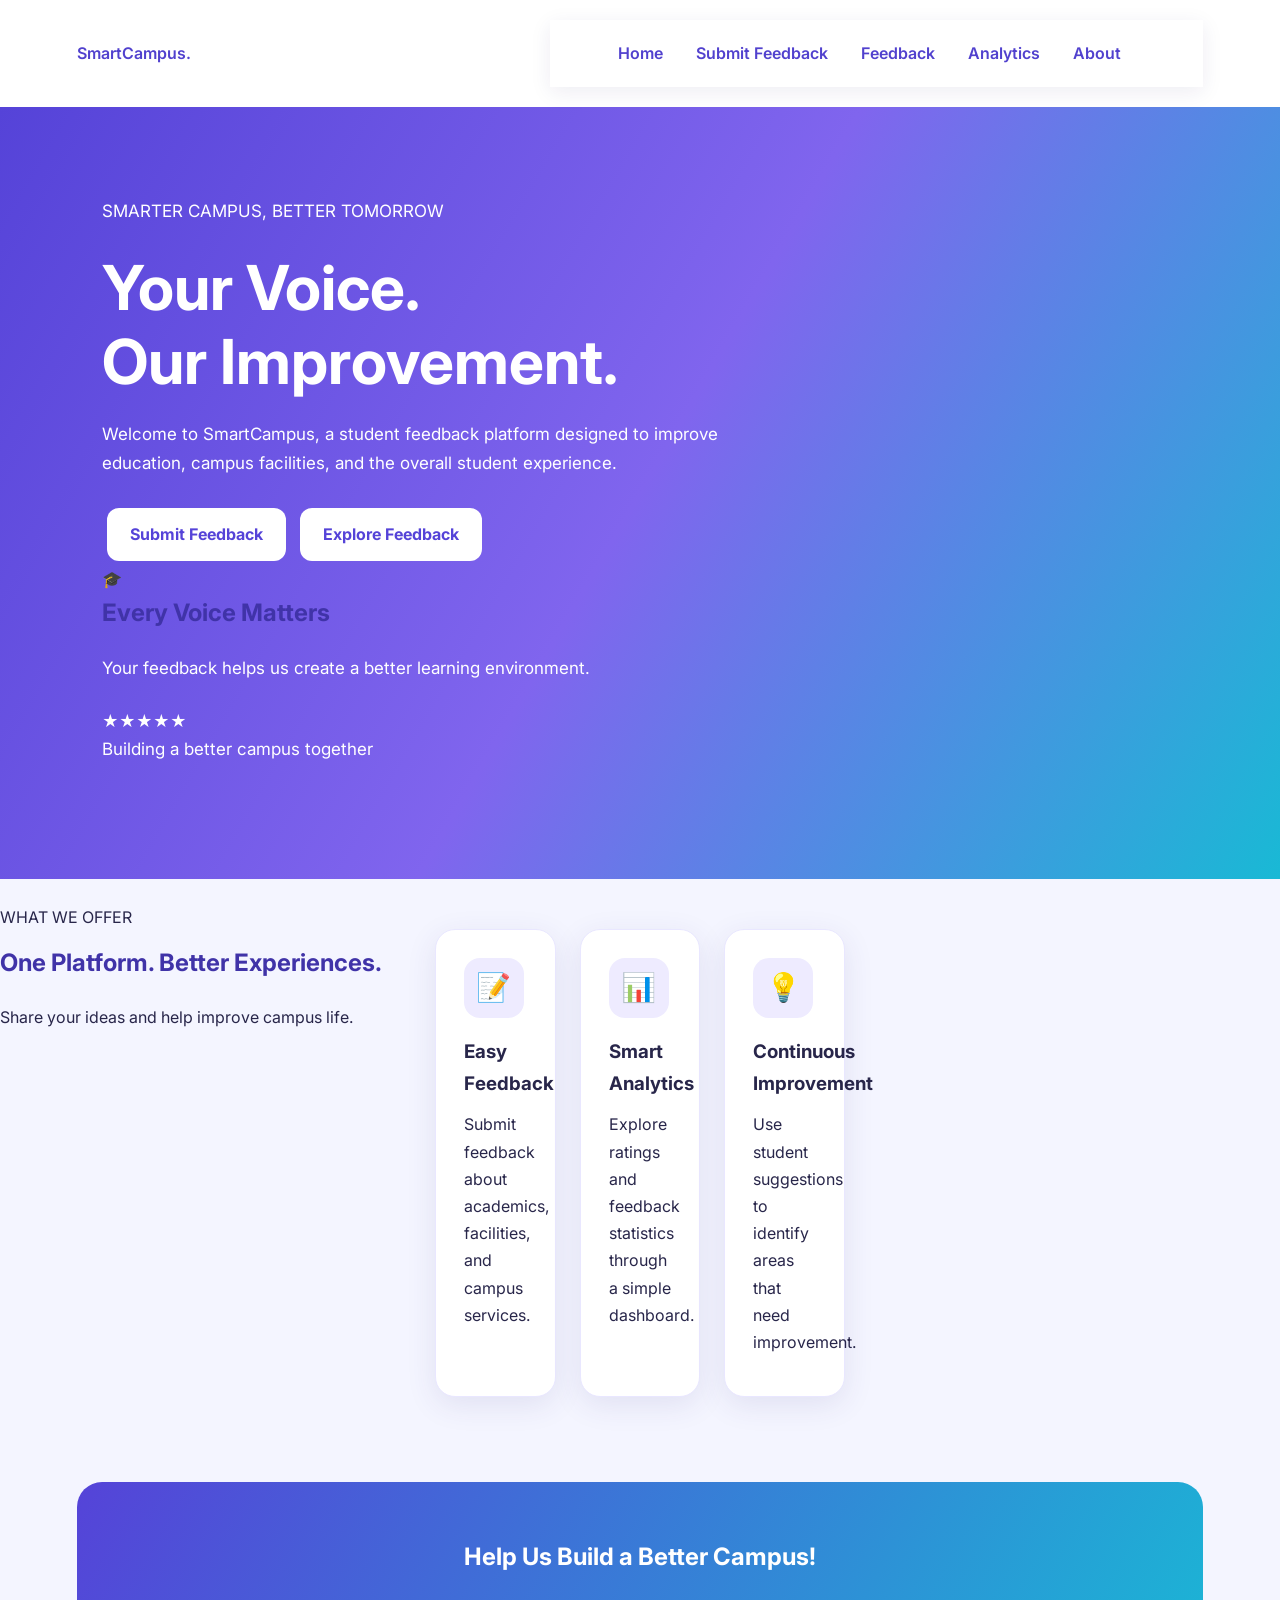
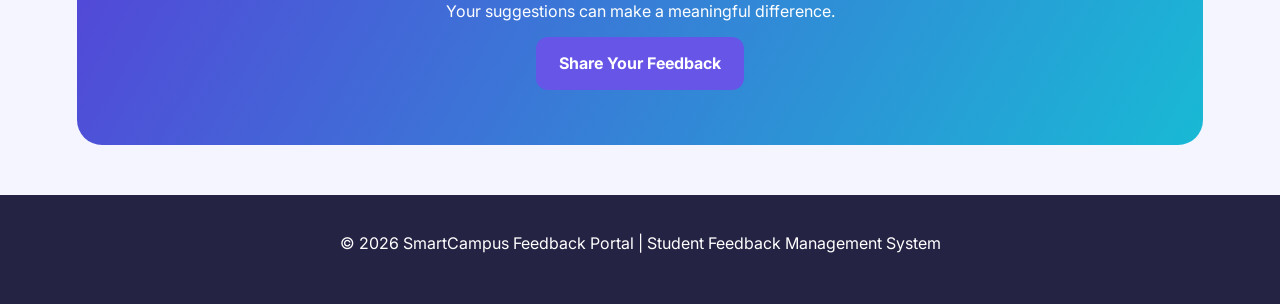
<file: index.html>
<!DOCTYPE html>
<html lang="en">
<head>
    <meta charset="UTF-8">
    <meta name="viewport" content="width=device-width, initial-scale=1.0">
    <title>SmartCampus | Student Feedback</title>

    <link rel="stylesheet" href="./assets/style.css">
</head>

<body>

    <header class="navbar">
        <a href="index.html" class="logo">SmartCampus<span>.</span></a>

        <nav>
            <a href="index.html" class="active">Home</a>
            <a href="submit.html">Submit Feedback</a>
            <a href="feedback.html">Feedback</a>
            <a href="analytics.html">Analytics</a>
            <a href="about.html">About</a>
            
        </nav>
    </header>

    <main>
        <section class="hero">
            <div class="hero-content">
                <p class="tagline">SMARTER CAMPUS, BETTER TOMORROW</p>

                <h1>Your Voice.<br>
                    Our Improvement.</h1>

                <p class="hero-description">
                    Welcome to SmartCampus, a student feedback platform
                    designed to improve education, campus facilities,
                    and the overall student experience.
                </p>

                <div class="hero-buttons">
                    <a href="submit.html" class="btn btn-primary">
                        Submit Feedback
                    </a>

                    <a href="feedback.html" class="btn btn-secondary">
                        Explore Feedback
                    </a>
                </div>
            </div>

            <div class="hero-card">
                <div class="icon">🎓</div>
                <h2>Every Voice Matters</h2>
                <p>Your feedback helps us create a better learning environment.</p>

                <div class="rating">
                    <span>★★★★★</span>
                    <p>Building a better campus together</p>
                </div>
            </div>
        </section>

        
        <section class="features">
            <div class="section-heading">
                <p class="tagline">WHAT WE OFFER</p>
                <h2>One Platform. Better Experiences.</h2>
                <p>Share your ideas and help improve campus life.</p>
            </div>

            <div class="feature-grid">
                <div class="feature-card">
                    <div class="feature-icon">📝</div>
                    <h3>Easy Feedback</h3>
                    <p>Submit feedback about academics, facilities, and campus services.</p>
                </div>

                <div class="feature-card">
                    <div class="feature-icon">📊</div>
                    <h3>Smart Analytics</h3>
                    <p>Explore ratings and feedback statistics through a simple dashboard.</p>
                </div>

                <div class="feature-card">
                    <div class="feature-icon">💡</div>
                    <h3>Continuous Improvement</h3>
                    <p>Use student suggestions to identify areas that need improvement.</p>
                </div>
            </div>
        </section>

        <section class="cta">
            <h2>Help Us Build a Better Campus!</h2>
            <p>Your suggestions can make a meaningful difference.</p>
            <a href="submit.html" class="btn btn-light">Share Your Feedback</a>
        </section>
    </main>

    <footer>
        <p>© 2026 SmartCampus Feedback Portal | Student Feedback Management System</p>
    </footer>

    <script src="assets/app.js"></script>
</body>
</html>
</file>
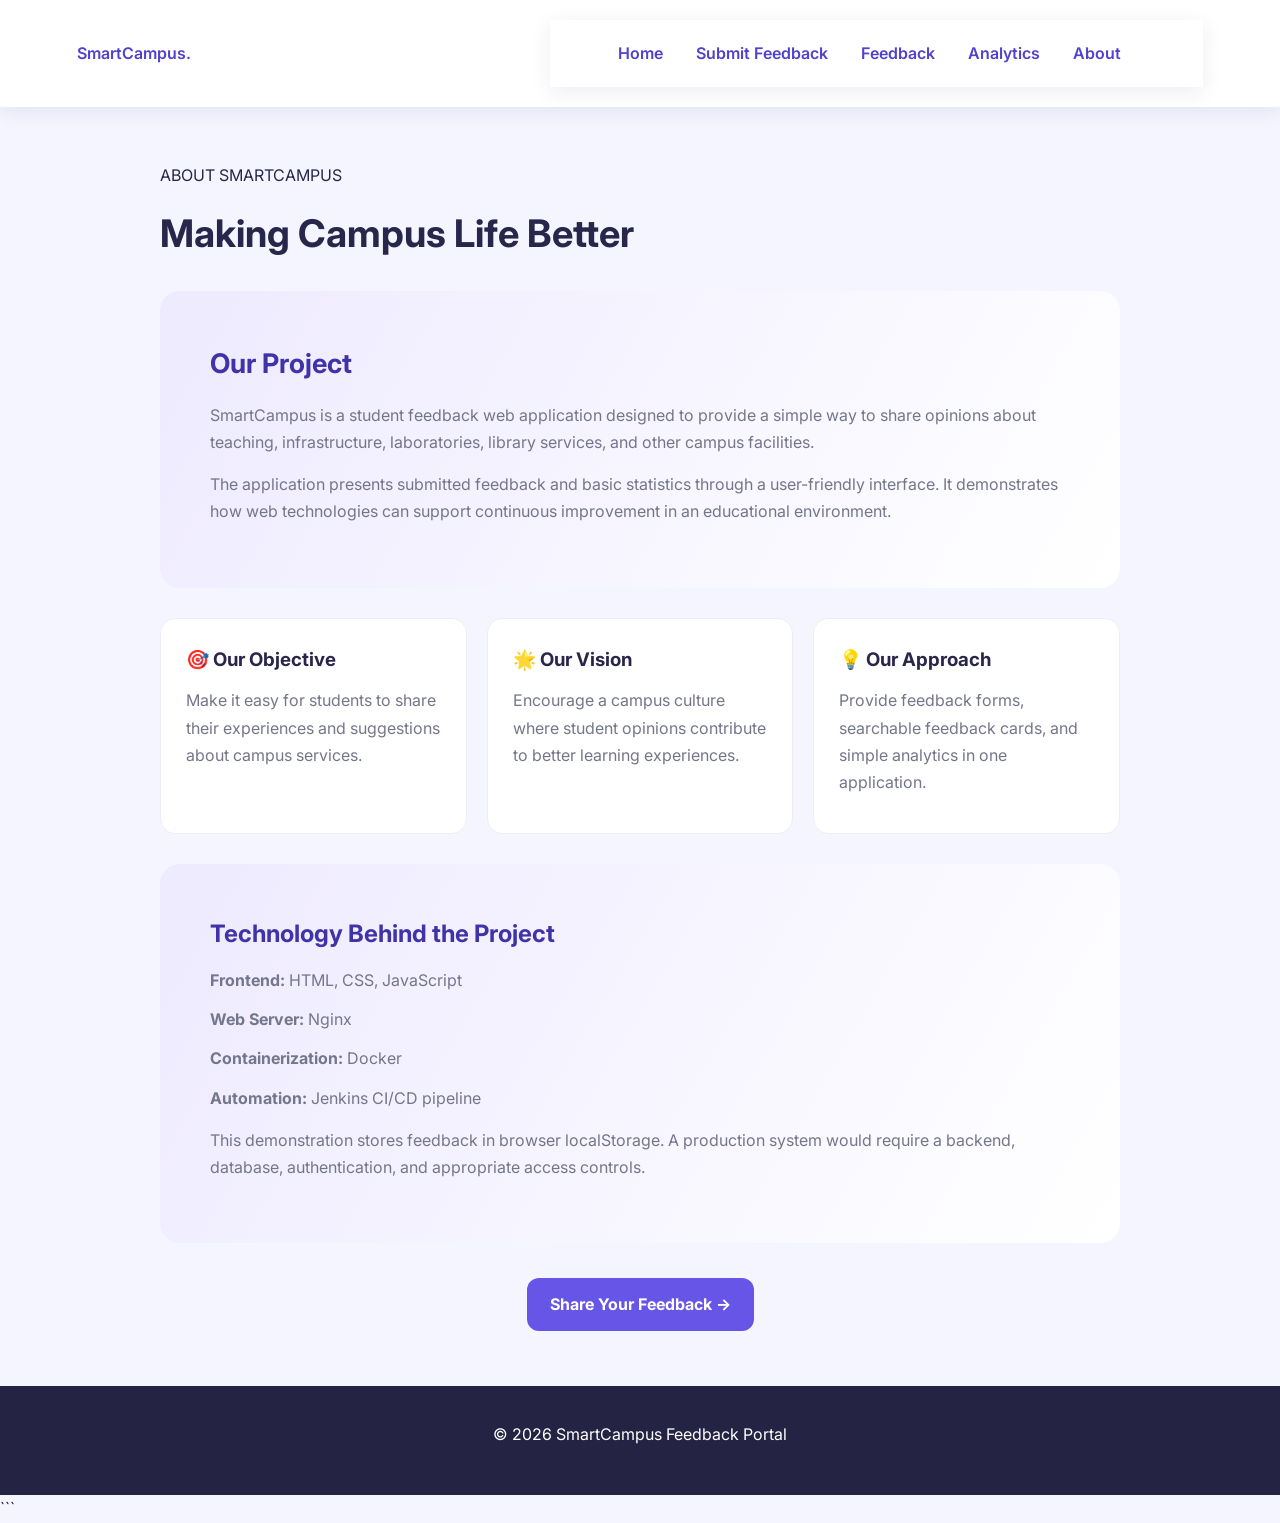
<file: about.html>
<!DOCTYPE html>
<html lang="en">
<head>
<meta charset="UTF-8">
<meta name="viewport" content="width=device-width, initial-scale=1.0">
<title>About | SmartCampus</title>
<link rel="stylesheet" href="assets/style.css">
<style>
.page-container { max-width:1000px; margin:55px auto; padding:0 20px; }
.about-hero { background:linear-gradient(120deg,#eeeaff,#fff); padding:50px; border-radius:20px; margin:25px 0; }
.about-grid { display:grid; grid-template-columns:repeat(3,1fr); gap:20px; margin:30px 0; }
.about-card { background:white; padding:25px; border:1px solid #eeedf5; border-radius:15px; }
.about-card h3 { margin-bottom:12px; }
.about-card p,.about-hero p { color:#74768a; }
@media(max-width:650px) { .about-hero { padding:28px; } .about-grid { grid-template-columns:1fr; } }
</style>
</head>
<body>
<header class="navbar">
<a href="index.html" class="logo">SmartCampus<span>.</span></a>
<nav>
<a href="index.html">Home</a><a href="submit.html">Submit Feedback</a>
<a href="feedback.html">Feedback</a><a href="analytics.html">Analytics</a>
<a href="about.html" class="active">About</a>
</nav>
</header>

<main class="page-container">
<p class="tagline">ABOUT SMARTCAMPUS</p>
<h1 style="font-size:38px;">Making Campus Life Better</h1>

<section class="about-hero">
<h2 style="font-size:27px;margin-bottom:15px;">Our Project</h2>
<p>SmartCampus is a student feedback web application designed to provide a simple way to share opinions about teaching, infrastructure, laboratories, library services, and other campus facilities.</p>
<p style="margin-top:15px;">The application presents submitted feedback and basic statistics through a user-friendly interface. It demonstrates how web technologies can support continuous improvement in an educational environment.</p>
</section>

<div class="about-grid">
<div class="about-card">
<h3>🎯 Our Objective</h3>
<p>Make it easy for students to share their experiences and suggestions about campus services.</p>
</div>
<div class="about-card">
<h3>🌟 Our Vision</h3>
<p>Encourage a campus culture where student opinions contribute to better learning experiences.</p>
</div>
<div class="about-card">
<h3>💡 Our Approach</h3>
<p>Provide feedback forms, searchable feedback cards, and simple analytics in one application.</p>
</div>
</div>

<section class="about-hero">
<h2 style="margin-bottom:12px;">Technology Behind the Project</h2>
<p><strong>Frontend:</strong> HTML, CSS, JavaScript</p>
<p><strong>Web Server:</strong> Nginx</p>
<p><strong>Containerization:</strong> Docker</p>
<p><strong>Automation:</strong> Jenkins CI/CD pipeline</p>
<p style="margin-top:15px;">This demonstration stores feedback in browser localStorage. A production system would require a backend, database, authentication, and appropriate access controls.</p>
</section>

<div style="text-align:center;margin:35px 0;">
<a href="submit.html" class="btn btn-primary">Share Your Feedback →</a>
</div>
</main>

<footer><p>© 2026 SmartCampus Feedback Portal</p></footer>
</body>
</html>
```
</file>
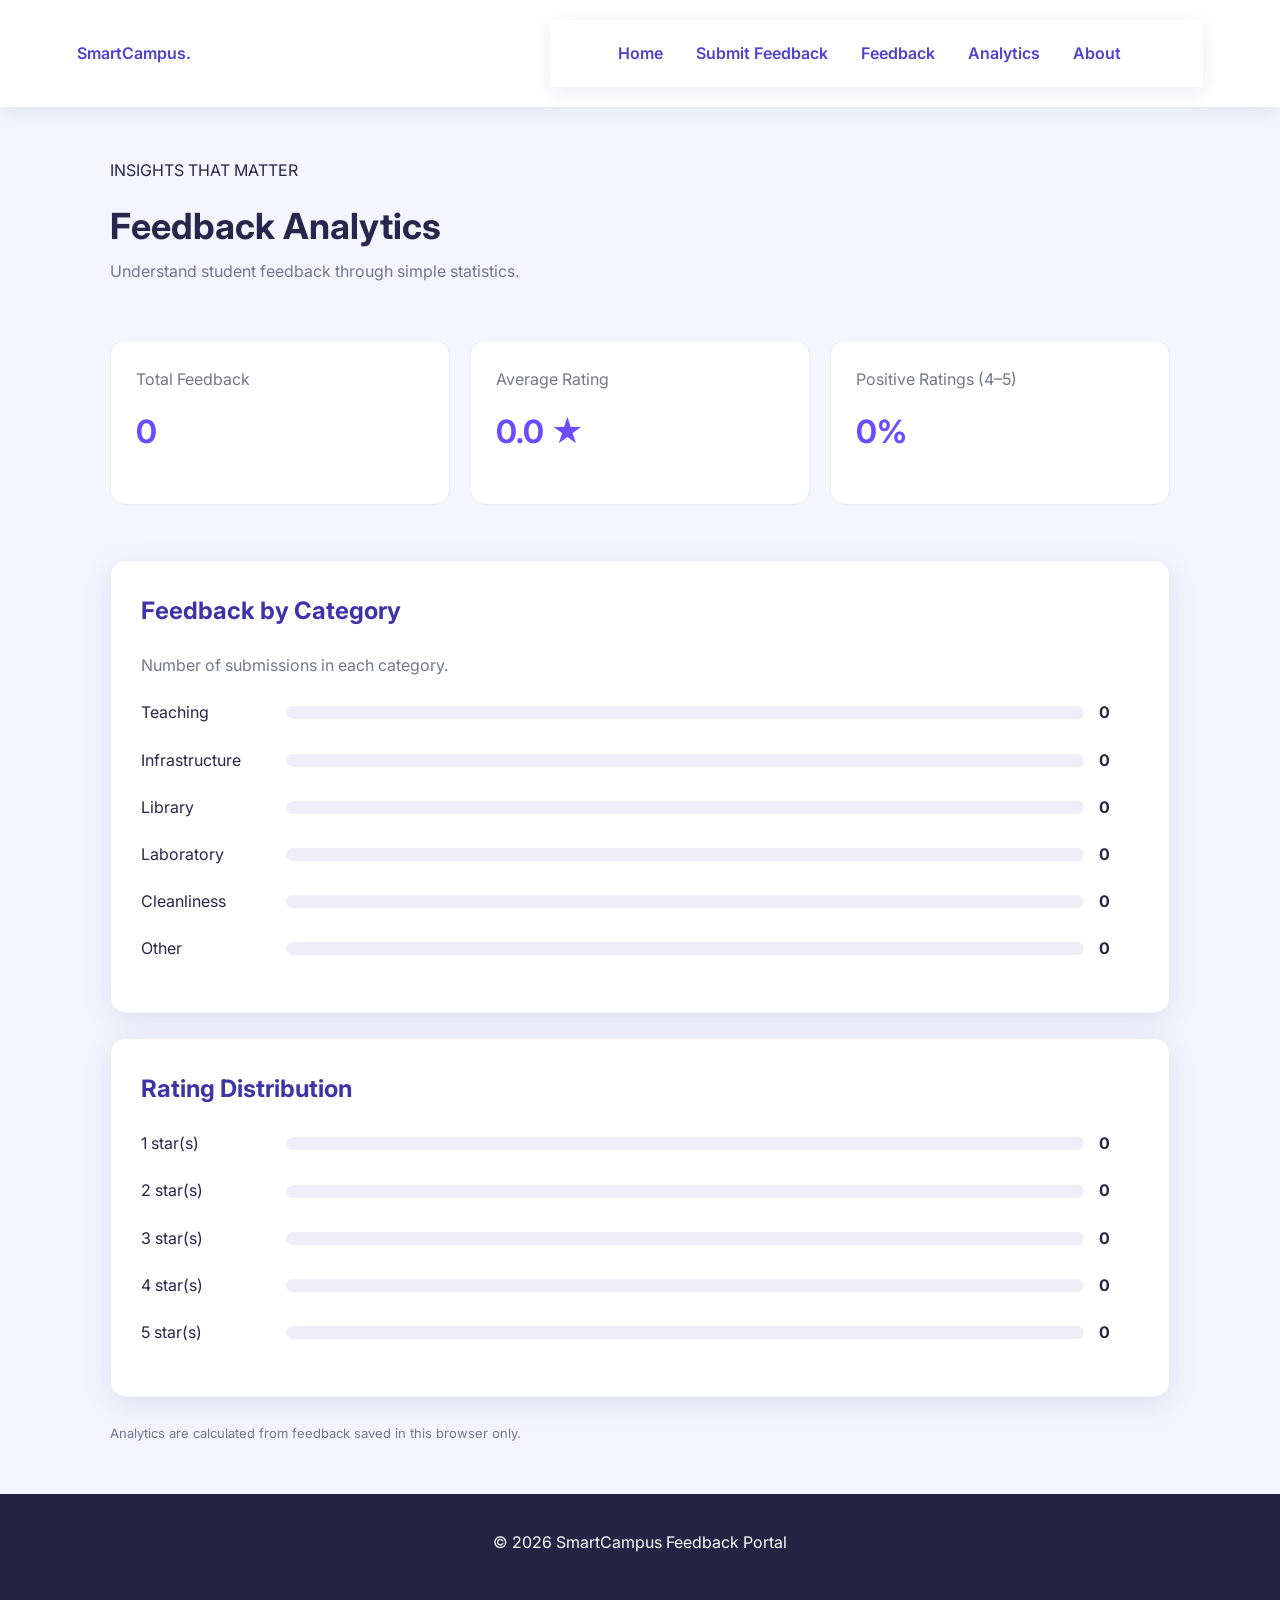
<file: analytics.html>
<!DOCTYPE html>
<html lang="en">
<head>
<meta charset="UTF-8">
<meta name="viewport" content="width=device-width, initial-scale=1.0">
<title>Analytics | SmartCampus</title>
<link rel="stylesheet" href="assets/style.css">
<style>
.page-container { max-width:1100px; margin:50px auto; padding:0 20px; }
.analytics-grid { display:grid; grid-template-columns:repeat(3,1fr); gap:20px; margin:30px 0; }
.metric { background:white; padding:25px; border-radius:15px; border:1px solid #eeedf5; }
.metric h2 { font-size:32px; color:#6c4cff; }
.metric p { color:#74768a; }
.panel { background:white; padding:30px; border-radius:15px; border:1px solid #eeedf5; margin-bottom:25px; }
.bar-row { display:grid; grid-template-columns:130px 1fr 40px; align-items:center; gap:15px; margin:20px 0; }
.bar-track { height:13px; border-radius:20px; background:#efedf8; overflow:hidden; }
.bar-fill { height:100%; background:linear-gradient(90deg,#6c4cff,#a28fff); border-radius:20px; }
@media(max-width:650px) { .analytics-grid { grid-template-columns:1fr; } .bar-row { grid-template-columns:90px 1fr 30px; gap:8px; } }
</style>
</head>
<body>
<header class="navbar">
<a href="index.html" class="logo">SmartCampus<span>.</span></a>
<nav>
<a href="index.html">Home</a><a href="submit.html">Submit Feedback</a>
<a href="feedback.html">Feedback</a><a href="analytics.html" class="active">Analytics</a>
<a href="about.html">About</a>
</nav>
</header>

<main class="page-container">
<p class="tagline">INSIGHTS THAT MATTER</p>
<h1 style="font-size:36px;">Feedback Analytics</h1>
<p style="color:#74768a;">Understand student feedback through simple statistics.</p>

<div class="analytics-grid">
<div class="metric"><p>Total Feedback</p><h2 id="total">0</h2></div>
<div class="metric"><p>Average Rating</p><h2 id="average">0.0 ★</h2></div>
<div class="metric"><p>Positive Ratings (4–5)</p><h2 id="positive">0%</h2></div>
</div>

<section class="panel">
<h2>Feedback by Category</h2>
<p style="color:#74768a;margin-top:5px;">Number of submissions in each category.</p>
<div id="categoryChart"></div>
</section>

<section class="panel">
<h2>Rating Distribution</h2>
<div id="ratingChart"></div>
</section>
<p style="color:#74768a;font-size:13px;">Analytics are calculated from feedback saved in this browser only.</p>
</main>

<footer><p>© 2026 SmartCampus Feedback Portal</p></footer>
<script>
const feedback = JSON.parse(localStorage.getItem("smartCampusFeedback") || "[]");
const count = feedback.length;
const totalRating = feedback.reduce((sum, item) => sum + Number(item.rating || 0), 0);
const average = count ? totalRating / count : 0;
const positiveCount = feedback.filter(item => Number(item.rating) >= 4).length;

document.getElementById("total").textContent = count;
document.getElementById("average").textContent = average.toFixed(1) + " ★";
document.getElementById("positive").textContent =
    (count ? Math.round(positiveCount / count * 100) : 0) + "%";

function addBar(container, label, amount, max, colorText) {
    const row = document.createElement("div");
    row.className = "bar-row";

    const name = document.createElement("span");
    name.textContent = label;

    const track = document.createElement("div");
    track.className = "bar-track";

    const fill = document.createElement("div");
    fill.className = "bar-fill";
    fill.style.width = (max ? amount / max * 100 : 0) + "%";
    track.append(fill);

    const value = document.createElement("strong");
    value.textContent = amount;

    row.append(name, track, value);
    container.append(row);
}

const categories = ["Teaching", "Infrastructure", "Library", "Laboratory", "Cleanliness", "Other"];
const categoryCounts = categories.map(category =>
    feedback.filter(item => item.category === category).length
);
const maxCategory = Math.max(1, ...categoryCounts);
categories.forEach((category, i) =>
    addBar(document.getElementById("categoryChart"), category, categoryCounts[i], maxCategory)
);

const ratingCounts = [1, 2, 3, 4, 5].map(rating =>
    feedback.filter(item => Number(item.rating) === rating).length
);
const maxRating = Math.max(1, ...ratingCounts);
[1, 2, 3, 4, 5].forEach((rating, i) =>
    addBar(document.getElementById("ratingChart"), rating + " star(s)", ratingCounts[i], maxRating)
);
</script>
</body>
</html>
```
</file>
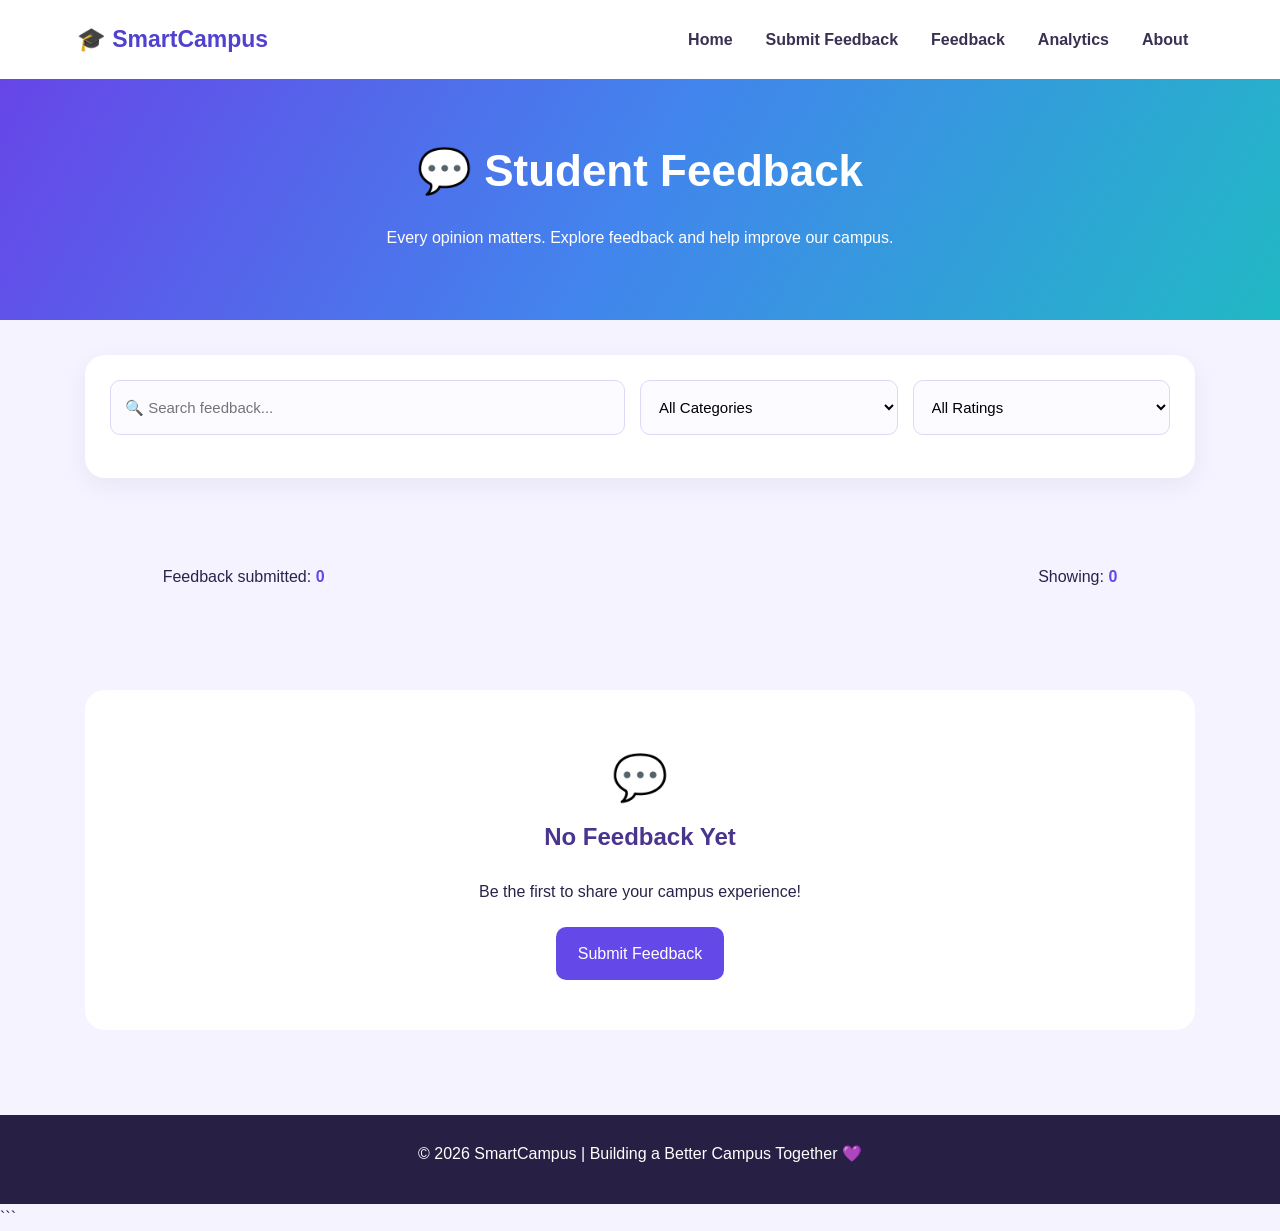
<file: feedback.html>
<!DOCTYPE html>
<html lang="en">
<head>
    <meta charset="UTF-8">
    <meta name="viewport" content="width=device-width, initial-scale=1.0">
    <title>Student Feedback | SmartCampus</title>

    <link rel="stylesheet" href="./assets/style.css">

    <style>
        * {
            box-sizing: border-box;
        }

        body {
            margin: 0;
            font-family: Arial, sans-serif;
            background: #f5f3ff;
            color: #29234b;
        }

        .navbar {
            display: flex;
            align-items: center;
            justify-content: space-between;
            flex-wrap: wrap;
            gap: 15px;
            padding: 20px 6%;
            background: white;
            box-shadow: 0 4px 20px #30216c12;
        }

        .nav-brand {
            color: #6548e8;
            font-size: 23px;
            font-weight: bold;
            text-decoration: none;
        }

        .nav-links {
            display: flex;
            flex-wrap: wrap;
            gap: 18px;
        }

        .nav-links a {
            color: #393052;
            text-decoration: none;
            font-weight: 600;
        }

        .nav-links a:hover {
            color: #6548e8;
        }

        .page-header {
            padding: 55px 20px;
            text-align: center;
            color: white;
            background: linear-gradient(120deg, #6746e8, #4285ed, #21b9c5);
        }

        .page-header h1 {
            margin: 0 0 15px;
            font-size: clamp(30px, 5vw, 44px);
        }

        .page-header p {
            line-height: 1.8;
        }

        .feedback-container {
            max-width: 1150px;
            margin: 35px auto;
            padding: 0 20px;
        }

        .filter-panel {
            display: grid;
            grid-template-columns: 2fr 1fr 1fr;
            gap: 15px;
            padding: 25px;
            margin-bottom: 30px;
            background: white;
            border-radius: 20px;
            box-shadow: 0 8px 25px #34247710;
        }

        .filter-panel input,
        .filter-panel select {
            width: 100%;
            padding: 14px;
            border: 1px solid #ded8f6;
            border-radius: 10px;
            background: #fcfbff;
            font-size: 15px;
        }

        .feedback-summary {
            display: flex;
            justify-content: space-between;
            flex-wrap: wrap;
            gap: 10px;
            margin: 20px 0;
        }

        .feedback-summary strong {
            color: #6548e8;
        }

        .feedback-grid {
            display: grid;
            grid-template-columns: repeat(3, minmax(0, 1fr));
            gap: 22px;
        }

        .feedback-card {
            padding: 25px;
            border-radius: 20px;
            background: white;
            border: 1px solid #e9e4ff;
            border-bottom: 4px solid #7252ed;
            box-shadow: 0 8px 25px #34247710;
            overflow-wrap: anywhere;
            transition: transform 0.2s, box-shadow 0.2s;
        }

        .feedback-card:hover {
            transform: translateY(-5px);
            box-shadow: 0 15px 30px #34247720;
        }

        .feedback-card h3 {
            margin: 12px 0;
            color: #3d2b88;
        }

        .feedback-card p {
            line-height: 1.7;
        }

        .feedback-category {
            display: inline-block;
            padding: 7px 12px;
            color: #5b3bc5;
            background: #eee8ff;
            border-radius: 20px;
            font-size: 13px;
            font-weight: bold;
        }

        .feedback-rating {
            color: #e6a400;
            font-size: 19px;
            letter-spacing: 2px;
        }

        .feedback-date {
            color: #77718c;
            font-size: 13px;
        }

        .empty-state {
            grid-column: 1 / -1;
            padding: 50px 20px;
            text-align: center;
            background: white;
            border-radius: 20px;
        }

        .empty-state .empty-icon {
            font-size: 45px;
        }

        .empty-state h2 {
            color: #49348e;
        }

        .empty-state a {
            display: inline-block;
            margin-top: 10px;
            padding: 13px 22px;
            color: white;
            background: #6548e8;
            border-radius: 10px;
            text-decoration: none;
        }

        footer {
            margin-top: 60px;
            padding: 25px;
            text-align: center;
            color: white;
            background: #282044;
        }

        @media (max-width: 850px) {
            .feedback-grid {
                grid-template-columns: repeat(2, minmax(0, 1fr));
            }
        }

        @media (max-width: 600px) {
            .filter-panel,
            .feedback-grid {
                grid-template-columns: 1fr;
            }

            .navbar {
                align-items: flex-start;
                flex-direction: column;
            }
        }
    </style>
</head>

<body>

    <nav class="navbar">
        <a href="index.html" class="nav-brand">🎓 SmartCampus</a>

        <div class="nav-links">
            <a href="index.html">Home</a>
            <a href="submit.html">Submit Feedback</a>
            <a href="feedback.html">Feedback</a>
            <a href="analytics.html">Analytics</a>
            <a href="about.html">About</a>
           
        </div>
    </nav>

    <header class="page-header">
        <h1>💬 Student Feedback</h1>
        <p>Every opinion matters. Explore feedback and help improve our campus.</p>
    </header>

    <main class="feedback-container">

        <section class="filter-panel">
            <input
                type="search"
                id="searchFeedback"
                placeholder="🔍 Search feedback..."
                aria-label="Search feedback"
            >

            <select id="filterCategory" aria-label="Filter by category">
                <option value="">All Categories</option>
                <option value="Teaching">Teaching</option>
                <option value="Infrastructure">Infrastructure</option>
                <option value="Library">Library</option>
                <option value="Laboratory">Laboratory</option>
                <option value="Canteen">Canteen</option>
                <option value="Other">Other</option>
            </select>

            <select id="filterRating" aria-label="Filter by rating">
                <option value="">All Ratings</option>
                <option value="5">5 Stars</option>
                <option value="4">4 Stars</option>
                <option value="3">3 Stars</option>
                <option value="2">2 Stars</option>
                <option value="1">1 Star</option>
            </select>
        </section>

        <section class="feedback-summary">
            <span>Feedback submitted: <strong id="feedbackCount">0</strong></span>
            <span>Showing: <strong id="showingCount">0</strong></span>
        </section>

        <section id="feedbackList" class="feedback-grid" aria-live="polite"></section>

    </main>

    <footer>
        <p>© 2026 SmartCampus | Building a Better Campus Together 💜</p>
    </footer>

    <script>
        const STORAGE_KEY = "smartCampusFeedback";

        const feedbackList = document.getElementById("feedbackList");
        const feedbackCount = document.getElementById("feedbackCount");
        const showingCount = document.getElementById("showingCount");
        const searchInput = document.getElementById("searchFeedback");
        const categoryFilter = document.getElementById("filterCategory");
        const ratingFilter = document.getElementById("filterRating");

        function readFeedback() {
            try {
                const stored = localStorage.getItem(STORAGE_KEY);
                const data = stored ? JSON.parse(stored) : [];

                if (!Array.isArray(data)) {
                    return [];
                }

                return data;
            } catch (error) {
                console.error("Unable to read feedback:", error);
                return [];
            }
        }

        function createElement(tag, className, text) {
            const element = document.createElement(tag);

            if (className) {
                element.className = className;
            }

            if (text !== undefined) {
                element.textContent = text;
            }

            return element;
        }

        function displayFeedback() {
            const allFeedback = readFeedback();

            feedbackCount.textContent = allFeedback.length;

            const searchText = searchInput.value.trim().toLowerCase();
            const selectedCategory = categoryFilter.value;
            const selectedRating = ratingFilter.value;

            const filtered = allFeedback.filter(function(item) {
                const searchableText = [
                    item.name,
                    item.department,
                    item.category,
                    item.subject,
                    item.message
                ].join(" ").toLowerCase();

                const matchesSearch = searchableText.includes(searchText);
                const matchesCategory =
                    !selectedCategory || item.category === selectedCategory;
                const matchesRating =
                    !selectedRating ||
                    Number(item.rating) === Number(selectedRating);

                return matchesSearch && matchesCategory && matchesRating;
            });

            showingCount.textContent = filtered.length;
            feedbackList.replaceChildren();

            if (filtered.length === 0) {
                const empty = createElement("div", "empty-state");
                empty.appendChild(createElement("div", "empty-icon", "💬"));

                empty.appendChild(createElement(
                    "h2",
                    "",
                    allFeedback.length === 0
                        ? "No Feedback Yet"
                        : "No Matching Feedback"
                ));

                empty.appendChild(createElement(
                    "p",
                    "",
                    allFeedback.length === 0
                        ? "Be the first to share your campus experience!"
                        : "Try changing your search or filter options."
                ));

                if (allFeedback.length === 0) {
                    const link = createElement("a", "", "Submit Feedback");
                    link.href = "submit.html";
                    empty.appendChild(link);
                }

                feedbackList.appendChild(empty);
                return;
            }

            filtered.slice().reverse().forEach(function(item) {
                const card = createElement("article", "feedback-card");

                card.appendChild(createElement(
                    "span",
                    "feedback-category",
                    item.category || "General"
                ));

                card.appendChild(createElement(
                    "h3",
                    "",
                    item.subject || "Student Feedback"
                ));

                const stars = "★".repeat(
                    Math.max(0, Math.min(5, Number(item.rating) || 0))
                );

                card.appendChild(createElement(
                    "div",
                    "feedback-rating",
                    stars + "☆".repeat(5 - stars.length)
                ));

                card.appendChild(createElement(
                    "p",
                    "",
                    item.message || ""
                ));

                card.appendChild(createElement(
                    "p",
                    "",
                    "👤 " + (item.name || "Anonymous")
                ));

                card.appendChild(createElement(
                    "p",
                    "",
                    "🎓 " + (item.department || "Not specified")
                ));

                let displayDate = item.date || "";

                if (displayDate) {
                    const parsedDate = new Date(displayDate);

                    if (!Number.isNaN(parsedDate.getTime())) {
                        displayDate = parsedDate.toLocaleDateString();
                    }
                }

                card.appendChild(createElement(
                    "div",
                    "feedback-date",
                    "📅 " + (displayDate || "Date unavailable")
                ));

                feedbackList.appendChild(card);
            });
        }

        searchInput.addEventListener("input", displayFeedback);
        categoryFilter.addEventListener("change", displayFeedback);
        ratingFilter.addEventListener("change", displayFeedback);

        window.addEventListener("storage", function(event) {
            if (event.key === STORAGE_KEY) {
                displayFeedback();
            }
        });

        displayFeedback();
    </script>

</body>
</html>
```
</file>
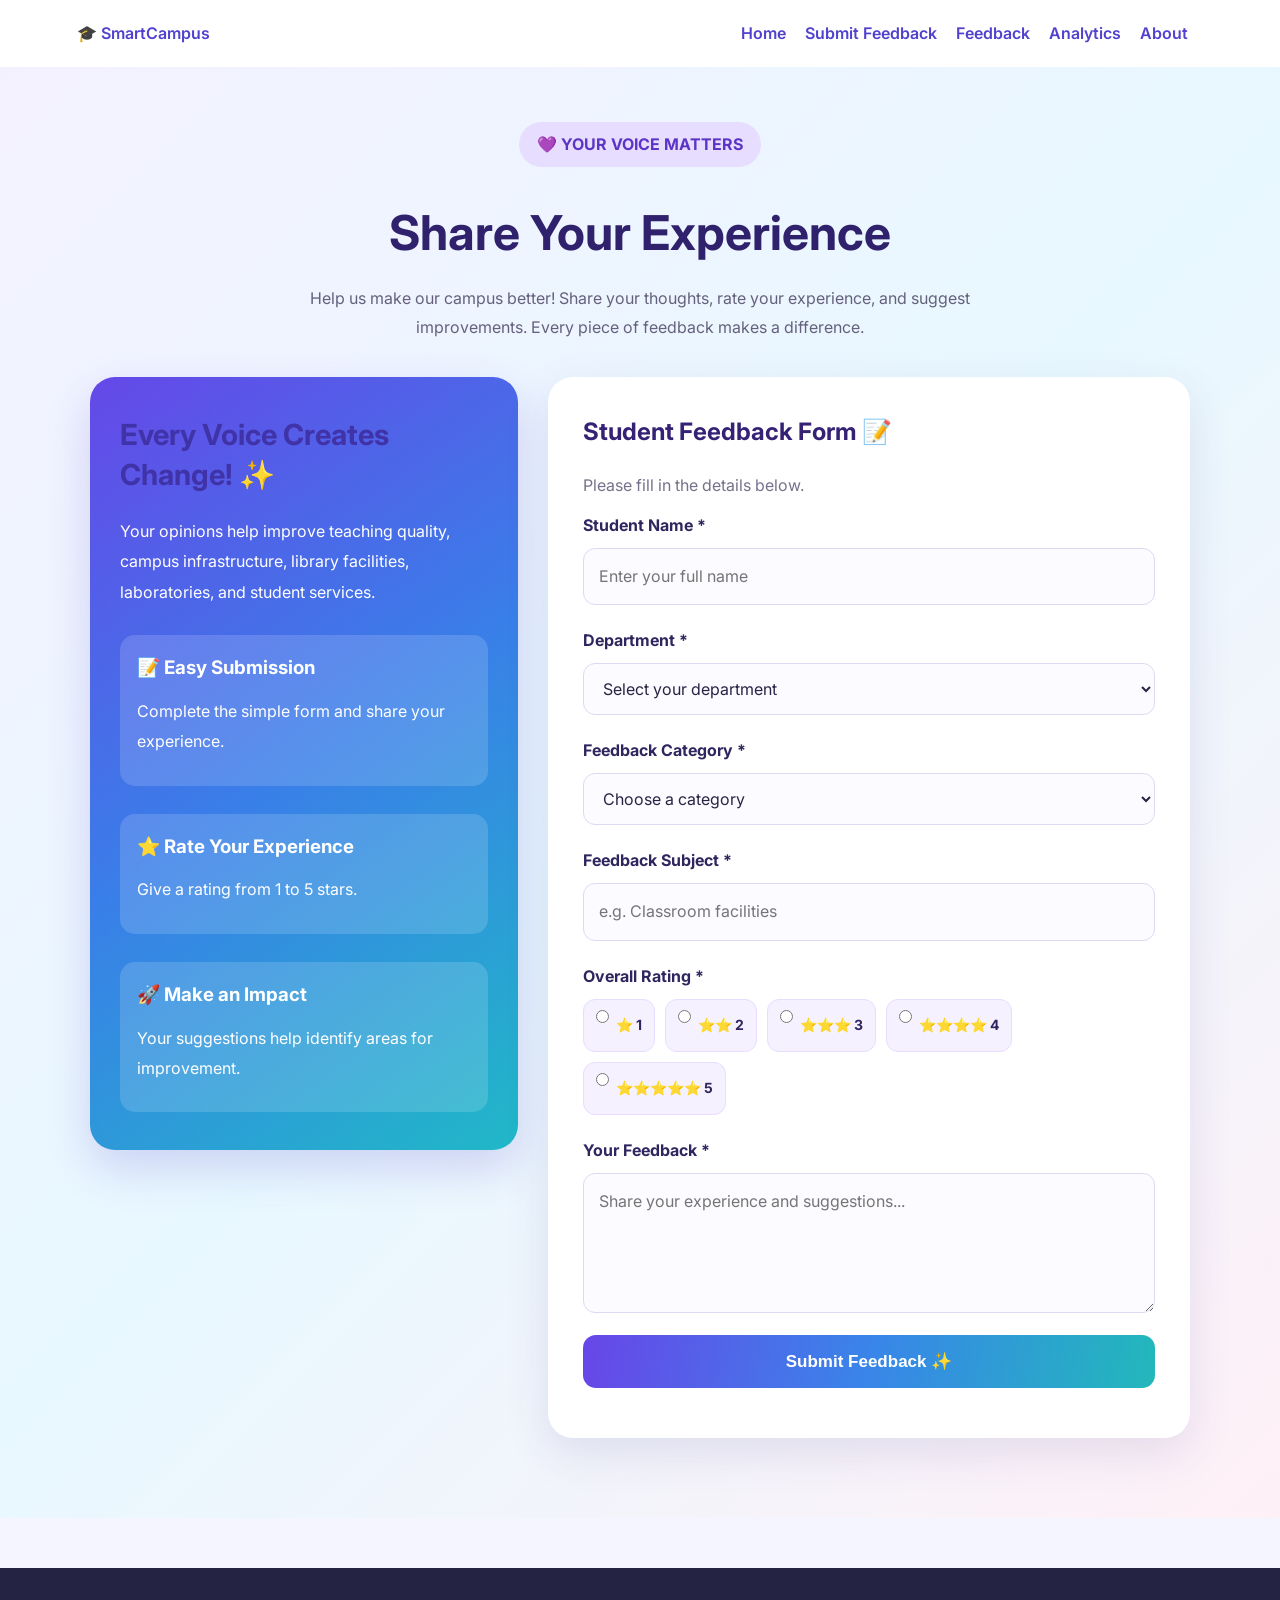
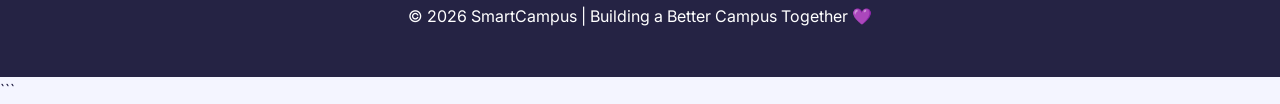
<file: submit.html>
<!DOCTYPE html>
<html lang="en">
<head>
    <meta charset="UTF-8">
    <meta name="viewport" content="width=device-width, initial-scale=1.0">

    <title>Submit Feedback | SmartCampus</title>

    <link rel="stylesheet" href="./assets/style.css">
    <script src="./assets/app.js" defer></script>

    <style>
        .feedback-page {
            min-height: 100vh;
            padding: 55px 20px 80px;
            background: linear-gradient(135deg, #f4f1ff, #e8f8ff, #fff0f7);
        }

        .feedback-heading {
            text-align: center;
            margin: 0 auto 35px;
            max-width: 750px;
        }

        .feedback-heading .badge {
            display: inline-block;
            padding: 9px 18px;
            border-radius: 30px;
            background: #e6ddff;
            color: #5c35c7;
            font-weight: 700;
            margin-bottom: 15px;
        }

        .feedback-heading h1 {
            color: #30216c;
            font-size: clamp(32px, 5vw, 48px);
            margin: 10px 0;
        }

        .feedback-heading p {
            color: #65617c;
            line-height: 1.8;
        }

        .feedback-layout {
            display: grid;
            grid-template-columns: 0.8fr 1.2fr;
            gap: 30px;
            max-width: 1100px;
            margin: auto;
            align-items: start;
        }

        .feedback-info {
            background: linear-gradient(145deg, #6548e8, #397fe8, #20b8c7);
            color: white;
            padding: 38px 30px;
            border-radius: 25px;
            box-shadow: 0 18px 45px rgba(86, 65, 200, 0.2);
        }

        .feedback-info h2 {
            font-size: 29px;
            line-height: 1.4;
        }

        .feedback-info p {
            line-height: 1.9;
        }

        .info-item {
            margin-top: 28px;
            padding: 17px;
            border-radius: 15px;
            background: rgba(255, 255, 255, 0.15);
        }

        .feedback-form-card {
            padding: 35px;
            border-radius: 25px;
            background: white;
            box-shadow: 0 15px 45px rgba(65, 55, 140, 0.12);
        }

        .feedback-form-card h2 {
            color: #352275;
            margin-top: 0;
        }

        .feedback-form-card > p {
            color: #77718c;
            line-height: 1.7;
        }

        .form-group {
            margin-bottom: 22px;
        }

        .form-group label {
            display: block;
            color: #30265f;
            font-weight: 700;
            margin-bottom: 9px;
        }

        .form-group input,
        .form-group select,
        .form-group textarea {
            display: block;
            width: 100%;
            box-sizing: border-box;
            padding: 14px 15px;
            border: 1px solid #ded9f2;
            border-radius: 12px;
            background: #fcfbff;
            color: #292344;
            font: inherit;
            outline: none;
            transition: border-color 0.2s, box-shadow 0.2s;
        }

        .form-group input:focus,
        .form-group select:focus,
        .form-group textarea:focus {
            border-color: #7554ed;
            box-shadow: 0 0 0 4px rgba(117, 84, 237, 0.12);
        }

        .form-group textarea {
            min-height: 140px;
            resize: vertical;
        }

        .rating-options {
            display: flex;
            flex-wrap: wrap;
            gap: 10px;
        }

        .rating-options label {
            display: flex;
            align-items: center;
            gap: 7px;
            padding: 10px 12px;
            background: #f5f1ff;
            border: 1px solid #e6ddff;
            border-radius: 12px;
            cursor: pointer;
            font-size: 14px;
            margin: 0;
        }

        .rating-options input {
            width: auto;
            accent-color: #7048e8;
        }

        .submit-button {
            width: 100%;
            padding: 16px;
            border: none;
            border-radius: 13px;
            background: linear-gradient(100deg, #6846e8, #3985e9, #22b8bb);
            color: white;
            font-size: 17px;
            font-weight: 700;
            cursor: pointer;
            transition: transform 0.2s, box-shadow 0.2s;
        }

        .submit-button:hover {
            transform: translateY(-3px);
            box-shadow: 0 10px 25px rgba(92, 68, 210, 0.25);
        }

        .form-message {
            margin-top: 15px;
            font-weight: 600;
            line-height: 1.6;
        }

        @media (max-width: 800px) {
            .feedback-layout {
                grid-template-columns: 1fr;
            }

            .feedback-form-card,
            .feedback-info {
                padding: 25px;
            }
        }
    </style>
</head>

<body>

    <!-- Navigation -->
    <nav class="navbar">
        <a href="index.html" class="nav-brand">🎓 SmartCampus</a>

        <div class="nav-links">
            <a href="index.html">Home</a>
            <a href="submit.html">Submit Feedback</a>
            <a href="feedback.html">Feedback</a>
            <a href="analytics.html">Analytics</a>
            <a href="about.html">About</a>
            
        </div>
    </nav>

    <!-- Main Section -->
    <main class="feedback-page">

        <header class="feedback-heading">
            <span class="badge">💜 YOUR VOICE MATTERS</span>

            <h1>Share Your Experience</h1>

            <p>
                Help us make our campus better! Share your thoughts,
                rate your experience, and suggest improvements.
                Every piece of feedback makes a difference.
            </p>
        </header>

        <div class="feedback-layout">

            <!-- Information Card -->
            <aside class="feedback-info">

                <h2>Every Voice Creates Change! ✨</h2>

                <p>
                    Your opinions help improve teaching quality,
                    campus infrastructure, library facilities,
                    laboratories, and student services.
                </p>

                <div class="info-item">
                    <h3>📝 Easy Submission</h3>
                    <p>Complete the simple form and share your experience.</p>
                </div>

                <div class="info-item">
                    <h3>⭐ Rate Your Experience</h3>
                    <p>Give a rating from 1 to 5 stars.</p>
                </div>

                <div class="info-item">
                    <h3>🚀 Make an Impact</h3>
                    <p>Your suggestions help identify areas for improvement.</p>
                </div>

            </aside>

            <!-- Feedback Form -->
            <section class="feedback-form-card">

                <h2>Student Feedback Form 📝</h2>

                <p>Please fill in the details below.</p>

                <form id="feedbackForm">

                    <div class="form-group">
                        <label for="studentName">Student Name *</label>

                        <input
                            type="text"
                            id="studentName"
                            name="studentName"
                            placeholder="Enter your full name"
                            maxlength="100"
                            required
                        >
                    </div>

                    <div class="form-group">
                        <label for="department">Department *</label>

                        <select id="department" name="department" required>
                            <option value="">Select your department</option>
                            <option value="CSE (AI & ML)">CSE (AI & ML)</option>
                            <option value="CSE">Computer Science Engineering</option>
                            <option value="IT">Information Technology</option>
                            <option value="ECE">Electronics and Communication</option>
                            <option value="EEE">Electrical and Electronics</option>
                            <option value="Mechanical">Mechanical Engineering</option>
                            <option value="Civil">Civil Engineering</option>
                            <option value="Other">Other</option>
                        </select>
                    </div>

                    <div class="form-group">
                        <label for="category">Feedback Category *</label>

                        <select id="category" name="category" required>
                            <option value="">Choose a category</option>
                            <option value="Teaching">Teaching Quality</option>
                            <option value="Infrastructure">Infrastructure</option>
                            <option value="Library">Library</option>
                            <option value="Laboratory">Laboratory</option>
                            <option value="Canteen">Canteen</option>
                            <option value="Other">Other</option>
                        </select>
                    </div>

                    <div class="form-group">
                        <label for="subject">Feedback Subject *</label>

                        <input
                            type="text"
                            id="subject"
                            name="subject"
                            placeholder="e.g. Classroom facilities"
                            maxlength="150"
                            required
                        >
                    </div>

                    <div class="form-group">
                        <label>Overall Rating *</label>

                        <div class="rating-options">

                            <label>
                                <input type="radio" name="rating" value="1" required>
                                ⭐ 1
                            </label>

                            <label>
                                <input type="radio" name="rating" value="2">
                                ⭐⭐ 2
                            </label>

                            <label>
                                <input type="radio" name="rating" value="3">
                                ⭐⭐⭐ 3
                            </label>

                            <label>
                                <input type="radio" name="rating" value="4">
                                ⭐⭐⭐⭐ 4
                            </label>

                            <label>
                                <input type="radio" name="rating" value="5">
                                ⭐⭐⭐⭐⭐ 5
                            </label>

                        </div>
                    </div>

                    <div class="form-group">
                        <label for="message">Your Feedback *</label>

                        <textarea
                            id="message"
                            name="message"
                            placeholder="Share your experience and suggestions..."
                            minlength="5"
                            maxlength="2000"
                            required
                        ></textarea>
                    </div>

                    <button type="submit" class="submit-button">
                        Submit Feedback ✨
                    </button>

                    <p
                        id="formMessage"
                        class="form-message"
                        role="status"
                        aria-live="polite"
                    ></p>

                </form>
            </section>

        </div>

    </main>

    <footer>
        <p>© 2026 SmartCampus | Building a Better Campus Together 💜</p>
    </footer>

    <!-- Form Submission Logic -->
    <script>
        const feedbackForm = document.getElementById("feedbackForm");
        const formMessage = document.getElementById("formMessage");

        feedbackForm.addEventListener("submit", function(event) {
            event.preventDefault();

            formMessage.textContent = "";

            const ratingInput = document.querySelector(
                'input[name="rating"]:checked'
            );

            const feedback = {
                id: Date.now().toString(),
                name: document.getElementById("studentName").value.trim(),
                department: document.getElementById("department").value,
                category: document.getElementById("category").value,
                subject: document.getElementById("subject").value.trim(),
                rating: ratingInput ? Number(ratingInput.value) : 0,
                message: document.getElementById("message").value.trim(),
                date: new Date().toISOString()
            };

            if (
                !feedback.name ||
                !feedback.department ||
                !feedback.category ||
                !feedback.subject ||
                feedback.rating < 1 ||
                feedback.rating > 5 ||
                feedback.message.length < 5
            ) {
                formMessage.style.color = "#c62828";
                formMessage.textContent =
                    "Please complete all fields and select a rating.";
                return;
            }

            try {
                const storageKey = "smartCampusFeedback";
                const existingData = localStorage.getItem(storageKey);

                let feedbackList = existingData
                    ? JSON.parse(existingData)
                    : [];

                if (!Array.isArray(feedbackList)) {
                    throw new Error("Saved feedback must be a list.");
                }

                feedbackList.push(feedback);

                localStorage.setItem(
                    storageKey,
                    JSON.stringify(feedbackList)
                );

                // Confirm that the new entry was saved.
                const savedData = JSON.parse(
                    localStorage.getItem(storageKey) || "[]"
                );

                const savedSuccessfully = savedData.some(
                    item => item.id === feedback.id
                );

                if (!savedSuccessfully) {
                    throw new Error("The browser could not confirm the save.");
                }

                formMessage.style.color = "#16803c";
                formMessage.textContent =
                    "Feedback submitted successfully! Redirecting...";

                feedbackForm.reset();

                setTimeout(function() {
                    window.location.href = "thank-you.html";
                }, 700);

            } catch (error) {
                console.error("Feedback saving error:", error);

                formMessage.style.color = "#c62828";
                formMessage.textContent =
                    "Unable to save feedback. " + error.message;
            }
        });
    </script>

</body>
</html>
```
</file>
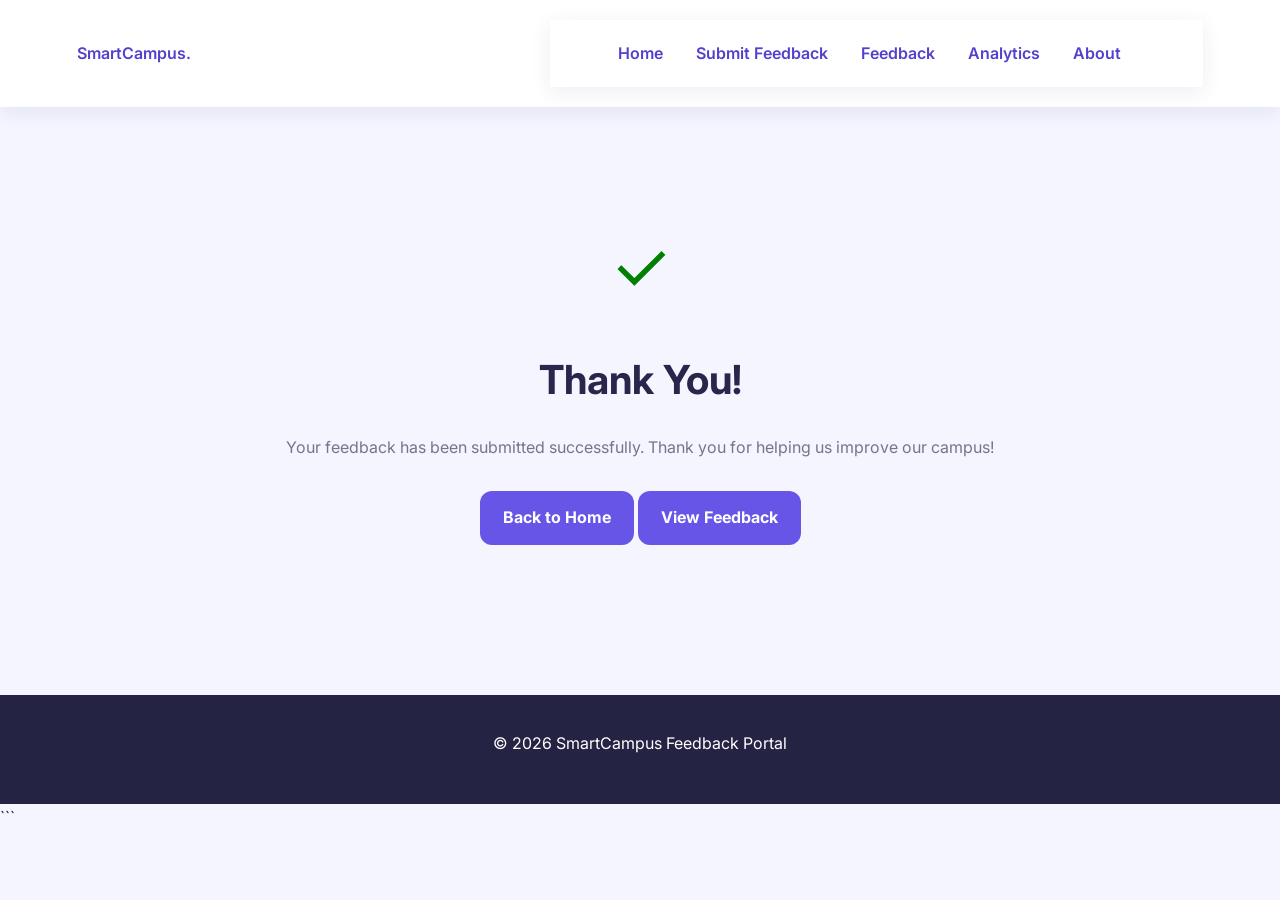
<file: thank-you.html>
<!DOCTYPE html>
<html lang="en">
<head>
    <meta charset="UTF-8">
    <meta name="viewport" content="width=device-width, initial-scale=1.0">
    <title>Thank You | SmartCampus</title>
    <link rel="stylesheet" href="assets/style.css">
</head>

<body>
    <header class="navbar">
        <a href="index.html" class="logo">SmartCampus<span>.</span></a>

        <nav>
            <a href="index.html">Home</a>
            <a href="submit.html">Submit Feedback</a>
            <a href="feedback.html">Feedback</a>
            <a href="analytics.html">Analytics</a>
            <a href="about.html">About</a>
            
        </nav>
    </header>

    <main style="text-align:center; padding:100px 20px;">
        <div style="font-size:70px; color:green;">✓</div>

        <h1 style="font-size:40px; margin:20px 0;">
            Thank You!
        </h1>

        <p style="color:#74768a; margin-bottom:30px;">
            Your feedback has been submitted successfully.
            Thank you for helping us improve our campus!
        </p>

        <a href="index.html" class="btn btn-primary">
            Back to Home
        </a>

        <a href="feedback.html" class="btn btn-secondary">
            View Feedback
        </a>
    </main>

    <footer>
        <p>© 2026 SmartCampus Feedback Portal</p>
    </footer>
</body>
</html>
```
</file>
<file: assets/style.css>
@import url('https://fonts.googleapis.com/css2?family=Inter:wght@400;500;600;700;800&display=swap');

* {
    margin: 0;
    padding: 0;
    box-sizing: border-box;
}

body {
    font-family: 'Inter', Arial, sans-serif;
    background: #f4f5ff;
    color: #28264a;
    line-height: 1.7;
}

a {
    text-decoration: none;
}

nav, .navbar {
    background: white;
    padding: 20px 6%;
    display: flex;
    justify-content: space-between;
    align-items: center;
    flex-wrap: wrap;
    gap: 18px;
    box-shadow: 0 5px 20px rgba(40, 30, 100, 0.08);
}

nav a, .navbar a {
    color: #5141ce;
    margin-right: 15px;
    font-weight: 600;
}

.hero {
    background: linear-gradient(120deg, #5543d8, #8065ee, #19b9d5);
    color: white;
    padding: 90px 8%;
    min-height: 400px;
}

.hero h1 {
    font-size: clamp(38px, 5vw, 62px);
    line-height: 1.2;
    margin: 20px 0;
}

.hero p {
    font-size: 17px;
    max-width: 700px;
    margin-bottom: 25px;
}

.btn, button {
    display: inline-block;
    background: #6755e8;
    color: white;
    padding: 13px 23px;
    border: none;
    border-radius: 12px;
    cursor: pointer;
    font-weight: 700;
    transition: 0.3s;
}

.hero .btn {
    background: white;
    color: #5543d8;
    margin: 5px;
}

.btn:hover, button:hover {
    transform: translateY(-3px);
    box-shadow: 0 8px 20px #b7b0ee;
}

section {
    padding: 55px 7%;
}

h2 {
    margin-bottom: 20px;
    color: #4033a8;
}

h3 {
    margin-bottom: 12px;
}

p {
    margin-bottom: 12px;
}

.stats, .stats-grid, .stat-grid {
    display: grid;
    grid-template-columns: repeat(3, minmax(0, 1fr));
    gap: 22px;
    padding: 35px 7%;
}

.stat-card, .stat-box, .stat-item {
    background: white;
    padding: 28px;
    text-align: center;
    border-radius: 20px;
    box-shadow: 0 8px 30px rgba(60, 50, 130, 0.10);
    border-bottom: 4px solid #6755e8;
}

.stat-card h2, .stat-box h2, .stat-item h2 {
    font-size: 35px;
    color: #6755e8;
}

.features, .feature-grid, .cards-grid, .card-grid,
.analytics-grid, .feedback-grid, .feedback-list {
    display: grid;
    grid-template-columns: repeat(3, minmax(0, 1fr));
    gap: 24px;
    padding: 25px 0;
}

.feature-card, .card, .info-card, .analytics-card,
.feedback-card, .panel, .content-box, .form-container {
    background: white;
    padding: 28px;
    border-radius: 20px;
    box-shadow: 0 8px 30px rgba(60, 50, 130, 0.10);
    border: 1px solid #e9e7ff;
    transition: 0.3s;
}

.feature-card:hover, .card:hover, .feedback-card:hover {
    transform: translateY(-6px);
}

.feature-icon, .card-icon, .icon-box {
    background: #eeebff;
    width: 60px;
    height: 60px;
    display: flex;
    justify-content: center;
    align-items: center;
    border-radius: 16px;
    font-size: 28px;
    margin-bottom: 18px;
}

input, select, textarea {
    display: block;
    width: 100%;
    padding: 14px;
    border: 1px solid #d8d5f1;
    border-radius: 10px;
    background: #fafaff;
    margin-bottom: 18px;
    font: inherit;
}

input:focus, select:focus, textarea:focus {
    outline: 2px solid #a79cf5;
    border-color: #6755e8;
}

label {
    display: block;
    font-weight: 600;
    margin-bottom: 7px;
}

.form-container {
    max-width: 800px;
    margin: 40px auto;
}

.page-header {
    background: linear-gradient(120deg, #5543d8, #19b9d5);
    padding: 60px 7%;
    text-align: center;
    color: white;
}

.page-header h1 {
    font-size: 42px;
}

.cta, .cta-section {
    background: linear-gradient(120deg, #5543d8, #19b9d5);
    color: white;
    text-align: center;
    padding: 55px 25px;
    border-radius: 25px;
    margin: 35px 6%;
}

.cta h2, .cta-section h2 {
    color: white;
}

.progress-bar, .progress-track {
    background: #e8e6fa;
    height: 12px;
    border-radius: 20px;
    overflow: hidden;
    margin: 10px 0 20px;
}

.progress-fill, .progress {
    background: linear-gradient(90deg, #6755e8, #19b9d5);
    height: 100%;
    border-radius: 20px;
}

footer {
    background: #252344;
    color: white;
    text-align: center;
    padding: 35px 15px;
    margin-top: 50px;
}

footer a {
    color: #bcb4ff;
}

@media (max-width: 700px) {
    .stats, .stats-grid, .stat-grid,
    .features, .feature-grid, .cards-grid, .card-grid,
    .analytics-grid, .feedback-grid, .feedback-list {
        grid-template-columns: 1fr;
    }

    nav, .navbar {
        align-items: flex-start;
        flex-direction: column;
    }

    .hero {
        padding: 55px 6%;
    }

    .form-container {
        margin: 20px;
    }
}
</file>
